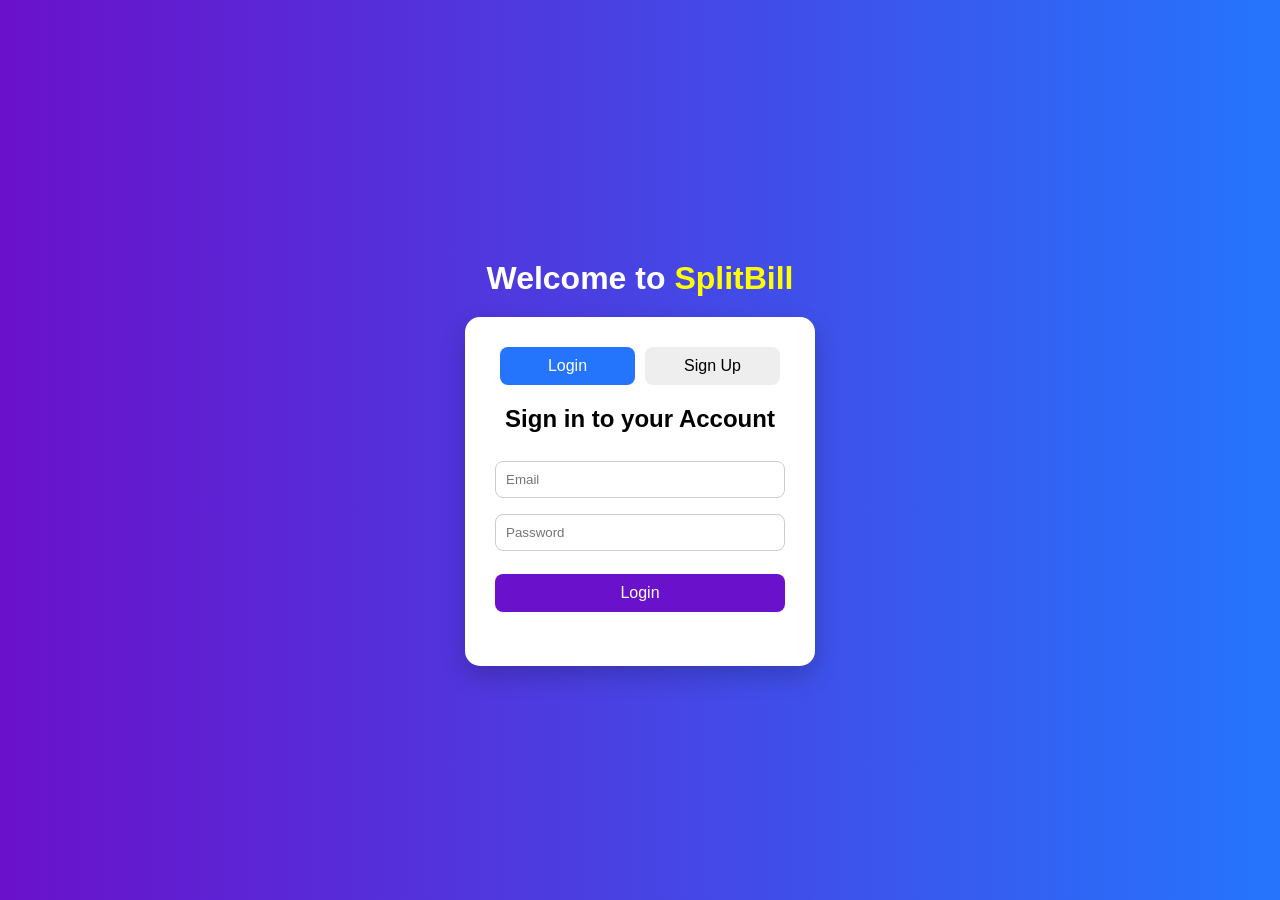
<file: bill-splitter/frontend/index.html>
<!DOCTYPE html>
<html lang="en">
<head>
    <meta charset="UTF-8">
    <title>Login / Sign Up</title>

    <link rel="stylesheet" href="../frontend/css/index.css">
</head>
<body>
    <div class="main-wrapper">
        <h2 class="Welcome">Welcome to <span id="SplitBill">SplitBill</span></h2>
        <div class="container">
            <div class="toggle-buttons">
                <button id="loginBtn" class="active">Login</button>
                <button id="signupBtn">Sign Up</button>
            </div>
            
            <div id="formContainer"></div>
        </div>
    </div>

    <script src="../frontend/scripts/index.js"></script>
</body>
</html>
</file>
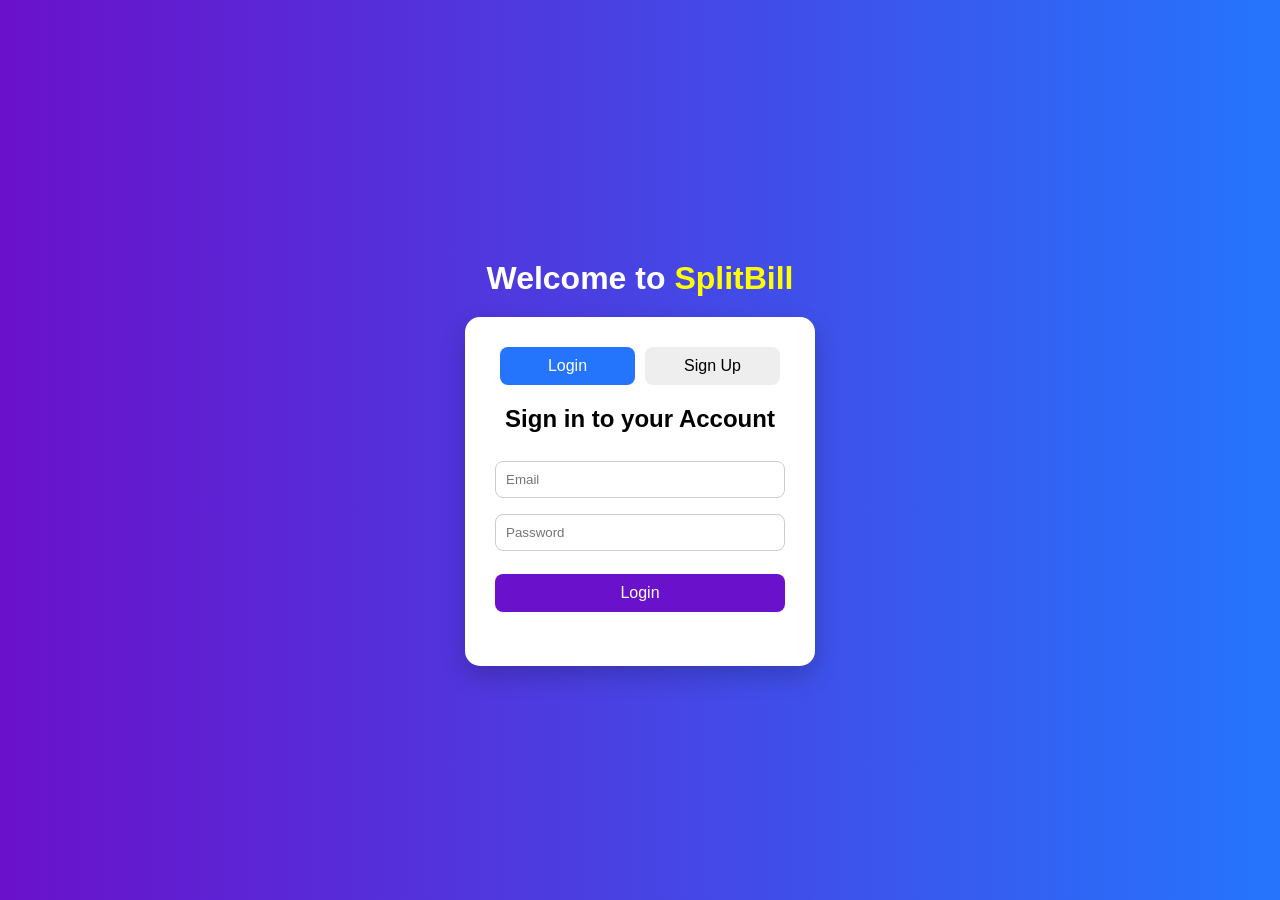
<file: bill-splitter/frontend/dashboard.html>
<!DOCTYPE html>
<html lang="en">
<head>
  <meta charset="UTF-8">
  <meta name="viewport" content="width=device-width, initial-scale=1.0">
  <title>dashboard</title>
  <link rel="stylesheet" href="css/dashboard.css">
</head>
  
<body>
  <h2>Welcome, <span id="username"></span>!</h2>
  <button id="logout-btn">Logout</button>

  <div id="group-creation">
    <h3>Create New Group</h3>
    <form id="group-form">
      <input type="text" id="new-group-name" placeholder="Group Name" required />
      <input type="text" id="member-phones" placeholder="Member Phones (comma separated)" required />
      <button type="submit">Create Group</button>
    </form>
  </div>

  <div id="groups-list">
    <h3>Your Groups</h3>
    <ul id="groups-ul"></ul>
  </div>

  <div id="group-detail" style="display:none;">
    <button id="back-btn">Back to Groups</button>
    <h3 id="group-name"></h3>

    <h4>Members</h4>
    <ul id="members-ul"></ul>

    <h4>Expenses</h4>
    <ul id="expenses-ul"></ul>

    <h4>Add Expense</h4>
    <form id="expense-form">
      <div>
        <label for="expense-description">Description:</label>
        <input type="text" id="expense-description" required />
      </div>
      <div>
        <label for="expense-amount">Amount:</label>
        <input type="number" id="expense-amount" step="0.01" min="0" required />
      </div>
      <div>
        <label for="expense-payer">Paid By:</label>
        <select id="expense-payer" required></select>
      </div>

      <h5>Split Type:</h5>
      <label><input type="radio" name="split-type" value="equal" checked /> Equal</label>
      <label><input type="radio" name="split-type" value="percentage" /> Percentage</label>
      <label><input type="radio" name="split-type" value="custom" /> Custom</label>

      <div id="split-inputs" style="margin-top: 1rem;"></div>

      <button type="submit">Add Expense</button>
    </form>
  </div>

  <script src="scripts/dashboard.js"></script>
</body>


</html>
</file>
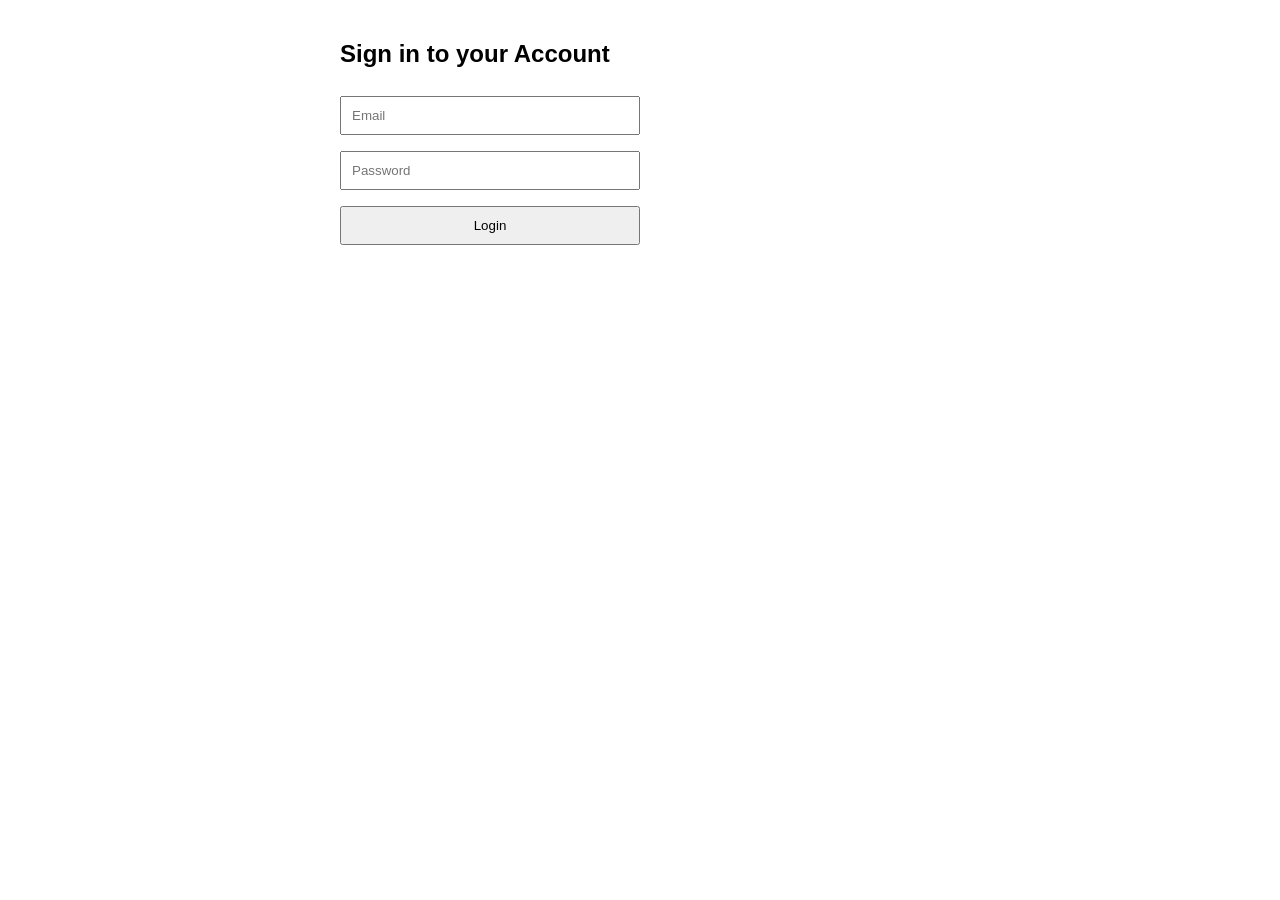
<file: bill-splitter/frontend/login.html>
<!DOCTYPE html>
<html lang="en">
<head>
  <meta charset="UTF-8" />
  <title>Login - Bill Splitter</title>
  <link rel="stylesheet" href="styles.css" />
</head>
<body>
  <!-- <h2>Login</h2> -->
  <h2>Sign in to your Account</h2>
  <form id="login-form">
    <input type="email" id="email" placeholder="Email" required /><br />
    <input type="password" id="password" placeholder="Password" required /><br />
    <button type="submit" class="submit">Login</button>
  </form>
  <p id="login-result"></p>
  <!-- <script src="../frontend/scripts/login.js"></script> -->
</body>
</html>
</file>
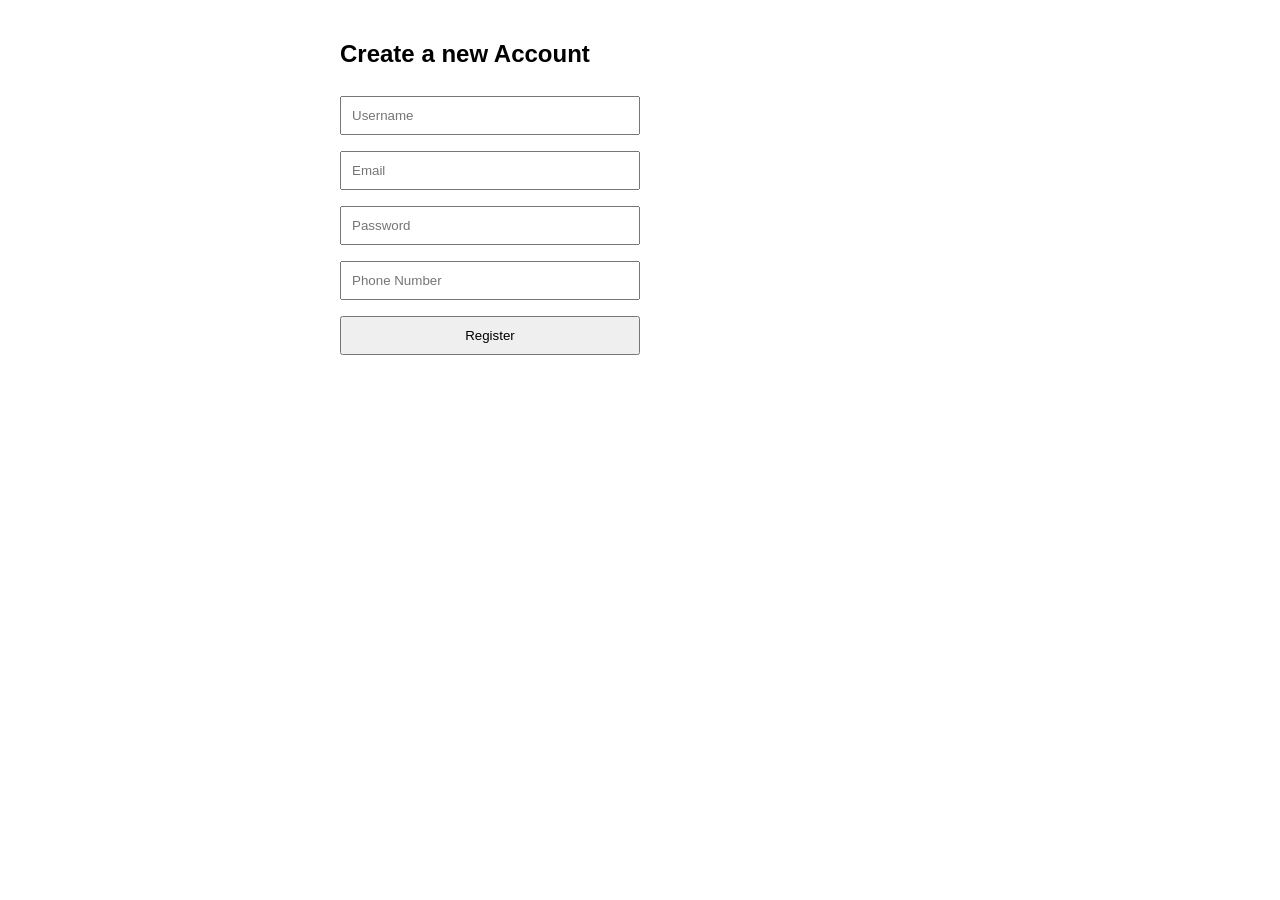
<file: bill-splitter/frontend/register.html>
<!DOCTYPE html>
<html lang="en">
<head>
  <meta charset="UTF-8" />
  <title>Register - Bill Splitter</title>
  <link rel="stylesheet" href="styles.css" />
</head>
<body>
  <!-- <h2>Register</h2> -->
  <h2>Create a new Account</h2>
  <form id="register-form">
    <input type="text" id="username" placeholder="Username" required /><br />
    <input type="email" id="email" placeholder="Email" required /><br />
    <input type="password" id="password" placeholder="Password" required /><br />
    <input type="text" id="phone" placeholder="Phone Number" required /><br />
    <button type="submit" class="submit">Register</button>
  </form>
  <p id="register-result"></p>
  <!-- <script src="scripts/register.js"></script> -->
</body>
</html>
</file>
<file: bill-splitter/frontend/css/index.css>
* {
    box-sizing: border-box;
}

body {
    font-family: 'Segoe UI', Tahoma, Geneva, Verdana, sans-serif;
    background: linear-gradient(to right, #6a11cb, #2575fc);
    display: flex;
    justify-content: center;
    align-items: center;
    height: 100vh;
    margin: 0;
}

.container {
    background: #fff;
    padding: 30px;
    width: 350px;
    border-radius: 15px;
    box-shadow: 0 10px 25px rgba(0, 0, 0, 0.2);
    transition: transform 0.3s ease-in-out;
}

.toggle-buttons {
    display: flex;
    justify-content: space-between;
    margin-bottom: 20px;
}

.toggle-buttons button {
    flex: 1;
    padding: 10px;
    margin: 0 5px;
    font-size: 16px;
    cursor: pointer;
    border: none;
    border-radius: 8px;
    background-color: #eee;
    transition: background-color 0.3s ease, color 0.3s ease;
}

.toggle-buttons .active {
    background-color: #2575fc;
    color: white;
}

h2 {
    text-align: center;
    margin-bottom: 20px;
}

input {
    width: 100%;
    padding: 10px;
    margin: 10px 0;
    border: 1px solid #ccc;
    border-radius: 8px;
    transition: border-color 0.2s;
}

input:focus {
    border-color: #2575fc;
    outline: none;
}

.submit {
    width: 100%;
    background-color: #6a11cb;
    color: white;
    border: none;
    padding: 10px;
    margin-top: 15px;
    font-size: 16px;
    border-radius: 8px;
    cursor: pointer;
    transition: background-color 0.3s;
}

.error {
    color: red;
    font-size: 14px;
    margin-top: -5px;
    margin-bottom: 10px;
    display: none;
}

.fade-in {
        animation: fadeIn 0.4s ease-in-out;
}

@keyframes fadeIn {
    from { opacity: 0; transform: translateY(10px); }
    to { opacity: 1; transform: translateY(0); }
}

.Welcome{
    color: white;
    font : bold;
    font-size:xx-large;
    
}

#SplitBill{
    color: yellow;
}
</file>
<file: bill-splitter/frontend/css/dashboard.css>
/* Reset some default styles */
* {
  box-sizing: border-box;
  margin: 0;
  padding: 0;
  font-family: 'Segoe UI', Tahoma, Geneva, Verdana, sans-serif;
}

body {
  background: #f5f7fa;
  color: #333;
  padding: 2rem;
  max-width: 900px;
  margin: 0 auto;
  line-height: 1.6;
}

h2, h3, h4, h5 {
  color: #2c3e50;
  margin-bottom: 0.5rem;
}

h2 {
  font-weight: 700;
  font-size: 2rem;
  margin-bottom: 1.5rem;
  text-align: center;
}

#username {
  color: #3498db;
}

button {
  cursor: pointer;
  background-color: #3498db;
  border: none;
  color: white;
  padding: 0.5rem 1rem;
  font-size: 1rem;
  border-radius: 5px;
  transition: background-color 0.3s ease;
}

button:hover {
  background-color: #2980b9;
}

button:disabled {
  background-color: #bdc3c7;
  cursor: not-allowed;
}

#logout-btn {
  float: right;
  margin-top: -2.5rem;
  margin-bottom: 2rem;
}

form {
  background: white;
  padding: 1.5rem 1.5rem 1rem 1.5rem;
  border-radius: 8px;
  box-shadow: 0 6px 15px rgba(0,0,0,0.1);
  margin-bottom: 2rem;
}

input[type="text"],
input[type="number"],
select {
  width: 100%;
  padding: 0.5rem 0.75rem;
  margin-top: 0.25rem;
  margin-bottom: 1rem;
  border: 1.5px solid #ccc;
  border-radius: 6px;
  font-size: 1rem;
  transition: border-color 0.3s ease;
}

input[type="text"]:focus,
input[type="number"]:focus,
select:focus {
  border-color: #3498db;
  outline: none;
  box-shadow: 0 0 8px rgba(52, 152, 219, 0.3);
}

label {
  font-weight: 600;
  font-size: 0.9rem;
  display: block;
  margin-top: 0.5rem;
  margin-bottom: 0.25rem;
  color: #555;
}

#groups-list, #group-creation, #group-detail {
  background: white;
  border-radius: 8px;
  padding: 1.5rem;
  box-shadow: 0 6px 15px rgba(0,0,0,0.1);
  margin-bottom: 2rem;
}

ul {
  list-style-type: none;
}

ul#groups-ul li,
ul#members-ul li,
ul#expenses-ul li {
  padding: 0.5rem 0.75rem;
  border-bottom: 1px solid #eee;
  font-size: 1rem;
  cursor: pointer;
  transition: background-color 0.2s ease;
}

ul#groups-ul li:hover,
ul#members-ul li:hover,
ul#expenses-ul li:hover {
  background-color: #f0f8ff;
}

#group-name {
  margin-bottom: 1rem;
  font-weight: 700;
  font-size: 1.6rem;
  color: #34495e;
}

#back-btn {
  margin-bottom: 1rem;
  background-color: #95a5a6;
}

#back-btn:hover {
  background-color: #7f8c8d;
}

h5 {
  margin-top: 1rem;
  font-weight: 600;
}

label input[type="radio"] {
  margin-right: 0.4rem;
  cursor: pointer;
}

#split-inputs > * {
  margin-bottom: 0.75rem;
}

@media (max-width: 600px) {
  body {
    padding: 1rem;
  }

  button, input[type="text"], input[type="number"], select {
    font-size: 0.9rem;
  }

  h2 {
    font-size: 1.5rem;
  }
}
</file>
<file: bill-splitter/frontend/styles.css>
body {
  font-family: Arial, sans-serif;
  padding: 20px;
  max-width: 600px;
  margin: auto;
}

input, button {
  margin: 8px 0;
  padding: 10px;
  width: 100%;
  max-width: 300px;
  box-sizing: border-box;
}

button {
  cursor: pointer;
}

h2 {
  margin-bottom: 20px;
}

#groups-ul {
  list-style: none;
  padding-left: 0;
}

#groups-ul li {
  background: #eee;
  padding: 8px;
  margin-bottom: 6px;
  border-radius: 4px;
}
</file>
